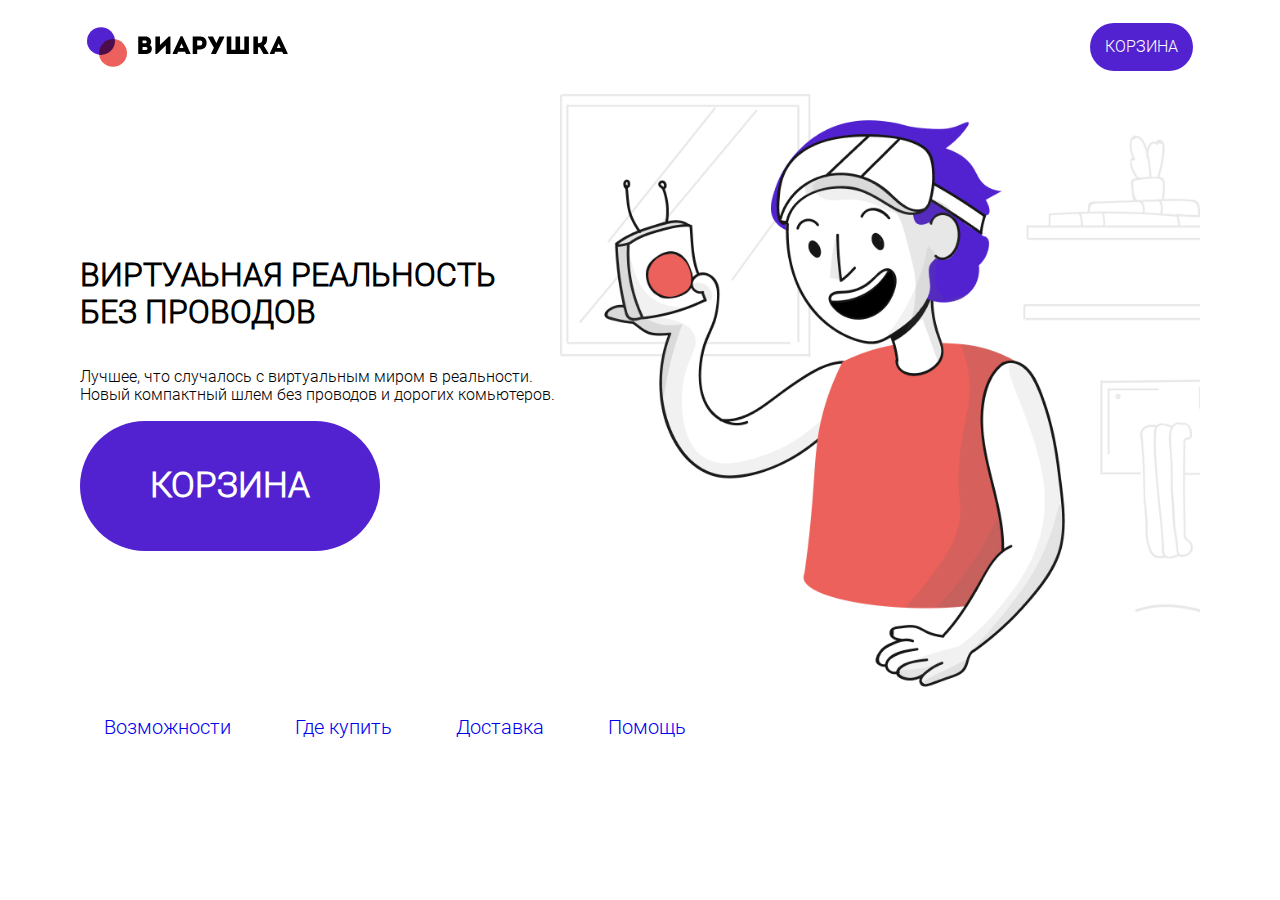
<file: index.html>
<!DOCTYPE html>
<html lang="en">
  <head>
    <meta charset="UTF-8" />
    <meta name="viewport" content="width=device-width, initial-scale=1.0" />
    <link rel="stylesheet" href="./assets/styles/normalize.css" />
    <link rel="stylesheet" href="./assets/styles/style.css" />
    <link rel="icon" href="./assets/icons/logo.svg" type="icon/svg" />
    <title>VR</title>
  </head>
  <body>
    <div class="root">
      <header class="header">
        <img src="./assets/icons/logo.svg" alt="logo" />
        <a class="button" href="#">КОРЗИНА</a>
      </header>
      <main class="main">
        <div class="main__info">
          <h1>ВИРТУАЬНАЯ РЕАЛЬНОСТЬ БЕЗ ПРОВОДОВ</h1>
          <p>
            Лучшее, что случалось с виртуальным миром в реальности. Новый
            компактный шлем без проводов и дорогих комьютеров.
          </p>
          <a class="button main__info_button" href="#">КОРЗИНА</a>
        </div>
        <div>
          <img class="main__img" src="./assets/images/pic.jpg" alt="img" />
        </div>
      </main>
      <footer class="footer">
        <ul class="footer__nav">
          <li><a href="./main.html">Возможности</a></li>
          <li><a href="#">Где купить</a></li>
          <li><a href="#">Доставка</a></li>
          <li><a href="#">Помощь</a></li>
        </ul>
      </footer>
    </div>
  </body>
</html>
</file>
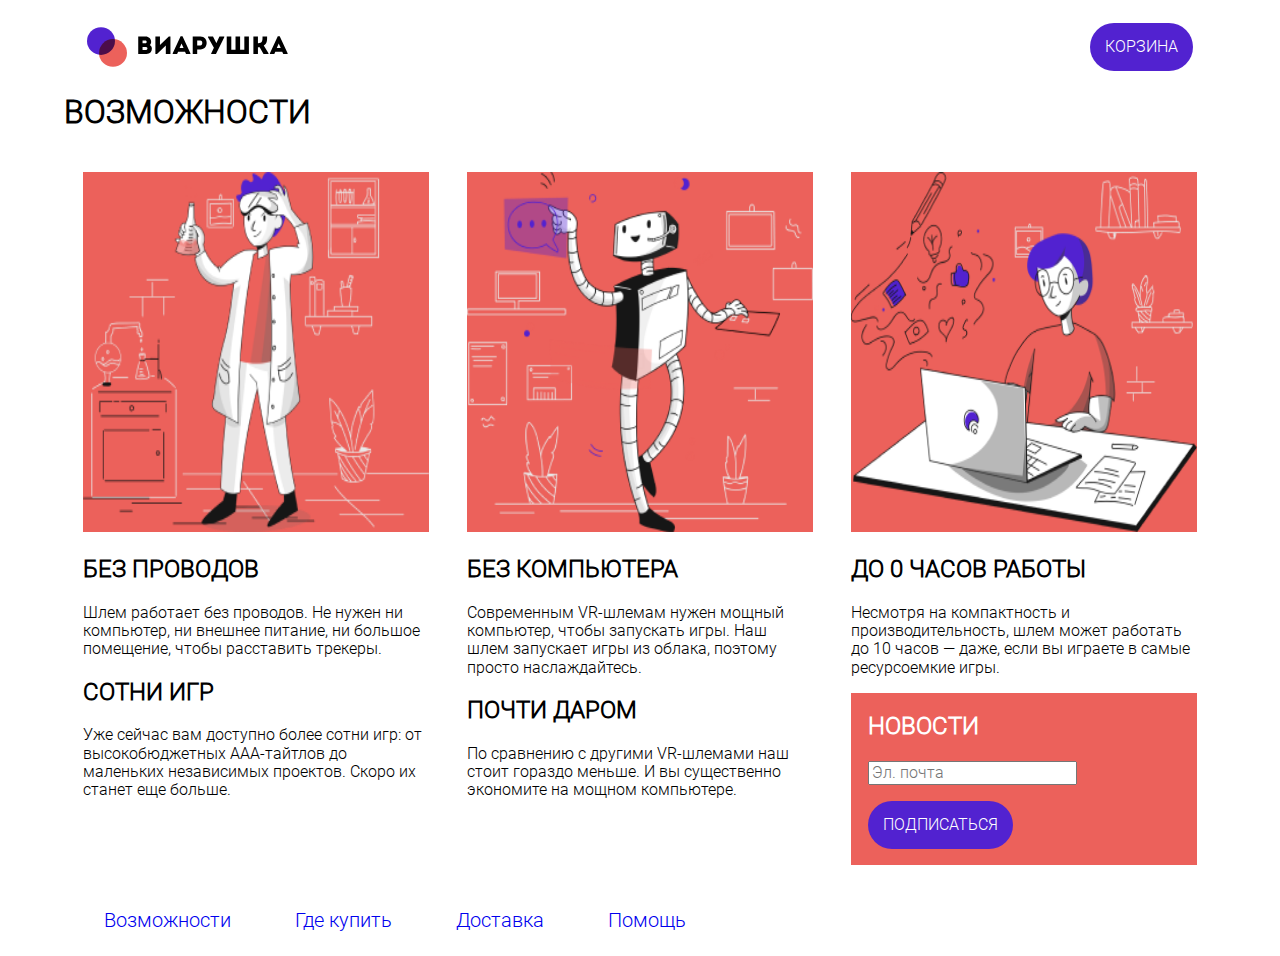
<file: main.html>
<!DOCTYPE html>
<html lang="en">
  <head>
    <meta charset="UTF-8" />
    <meta name="viewport" content="width=device-width, initial-scale=1.0" />
    <link rel="stylesheet" href="./assets/styles/normalize.css" />
    <link rel="stylesheet" href="./assets/styles/style.css" />
    <link rel="icon" href="./assets/icons/logo.svg" type="icon/svg" />
    <title>VR</title>
  </head>
  <body>
    <div class="root">
      <header class="header">
        <img src="./assets/icons/logo.svg" alt="logo" />
        <a class="button" href="#">КОРЗИНА</a>
      </header>
      <main>
        <h1>ВОЗМОЖНОСТИ</h1>
        <div class="opportunity">
          <div class="opportunity__block">
            <img
              class="opportunity__img"
              src="./assets/images/praktikum1.png"
              alt="vr"
            />
            <div>
              <h2>БЕЗ ПРОВОДОВ</h2>
              <p>
                Шлем работает без проводов. Не нужен ни компьютер, ни внешнее
                питание, ни большое помещение, чтобы расставить трекеры.
              </p>

              <h2>СОТНИ ИГР</h2>
              <p>
                Уже сейчас вам доступно более сотни игр: от высокобюджетных
                ААА-тайтлов до маленьких независимых проектов. Скоро их станет
                еще больше.
              </p>
            </div>
          </div>
          <div class="opportunity__block">
            <img
              class="opportunity__img"
              src="./assets/images/praktikum2.png"
              alt="vr"
            />
            <div>
              <h2>БЕЗ КОМПЬЮТЕРА</h2>
              <p>
                Современным VR-шлемам нужен мощный компьютер, чтобы запускать
                игры. Наш шлем запускает игры из облака, поэтому просто
                наслаждайтесь.
              </p>

              <h2>ПОЧТИ ДАРОМ</h2>
              <p>
                По сравнению с другими VR-шлемами наш стоит гораздо меньше. И вы
                существенно экономите на мощном компьютере.
              </p>
            </div>
          </div>
          <div class="opportunity__block">
            <img
              class="opportunity__img"
              src="./assets/images/praktikum3.png"
              alt="vr"
            />
            <div>
              <h2>ДО 0 ЧАСОВ РАБОТЫ</h2>
              <p>
                Несмотря на компактность и производительность, шлем может
                работать до 10 часов — даже, если вы играете в самые
                ресурсоемкие игры.
              </p>

              <div class="form">
                <h2>НОВОСТИ</h2>
                <input type="email" placeholder="Эл. почта" id="email" />
                <a class="button form__button" href="#">ПОДПИСАТЬСЯ</a>
              </div>
            </div>
          </div>
        </div>
      </main>
      <footer class="footer">
        <ul class="footer__nav">
          <li><a href="./main.html">Возможности</a></li>
          <li><a href="#">Где купить</a></li>
          <li><a href="#">Доставка</a></li>
          <li><a href="#">Помощь</a></li>
        </ul>
      </footer>
    </div>
  </body>
</html>
</file>
<file: assets/styles/style.css>
@font-face {
  src: url(../fonts/Roboto-Light.woff2) format("woff2"),
    url(../fonts/Roboto-Light.woff) format("woff");
  font-family: "Roboto";
}

.root {
  font-family: "Roboto", Times, serif;
  margin: 0 5vw;
}

a {
  text-decoration: none;
}
.header {
  display: flex;
  justify-content: space-between;
  margin: 2%;
}

.button {
  padding: 15px 15px;
  border-radius: 100px;
  background-color: #5222d0;
  color: #fff;
  text-align: center;
}
.main {
  display: flex;
  justify-content: center;
  padding: 0 1rem;
}

.main__info {
  display: flex;
  flex-direction: column;
  justify-content: center;
  align-items: flex-start;
}

.main__info_button {
  width: 270px;
  height: 70px;
  flex-shrink: 0;
  font-size: 35px;
  font-weight: bold;
  padding-top: 45px;
}

.main__img {
  min-width: 50vw;
  max-width: 100%;
}

.opportunity {
  display: grid;
  grid-template-columns: repeat(auto-fit, minmax(200px, 1fr));
  grid-template-rows: repeat(2, auto-fit);
}
.opportunity__block {
  padding: 5%;
}

.opportunity__img {
  min-width: 25vw;
  max-width: 100%;
  height: 40vh;
  background-color: #ec615b;
}

.form {
  display: flex;
  flex-direction: column;
  align-items: flex-start;
  background-color: #ec615b;
  color: #fff;
  min-height: auto;
  padding: 0 5%;
}
.form__button {
  margin: 5% 0;
}
.footer {
  color: #5222d0;
  font-size: 20px;
  font-style: normal;
  font-weight: 300;
  line-height: 160%;
}
.footer__nav {
  display: flex;
  justify-content: flex-start;
  gap: 5vw;
  list-style: none;
}
</file>
